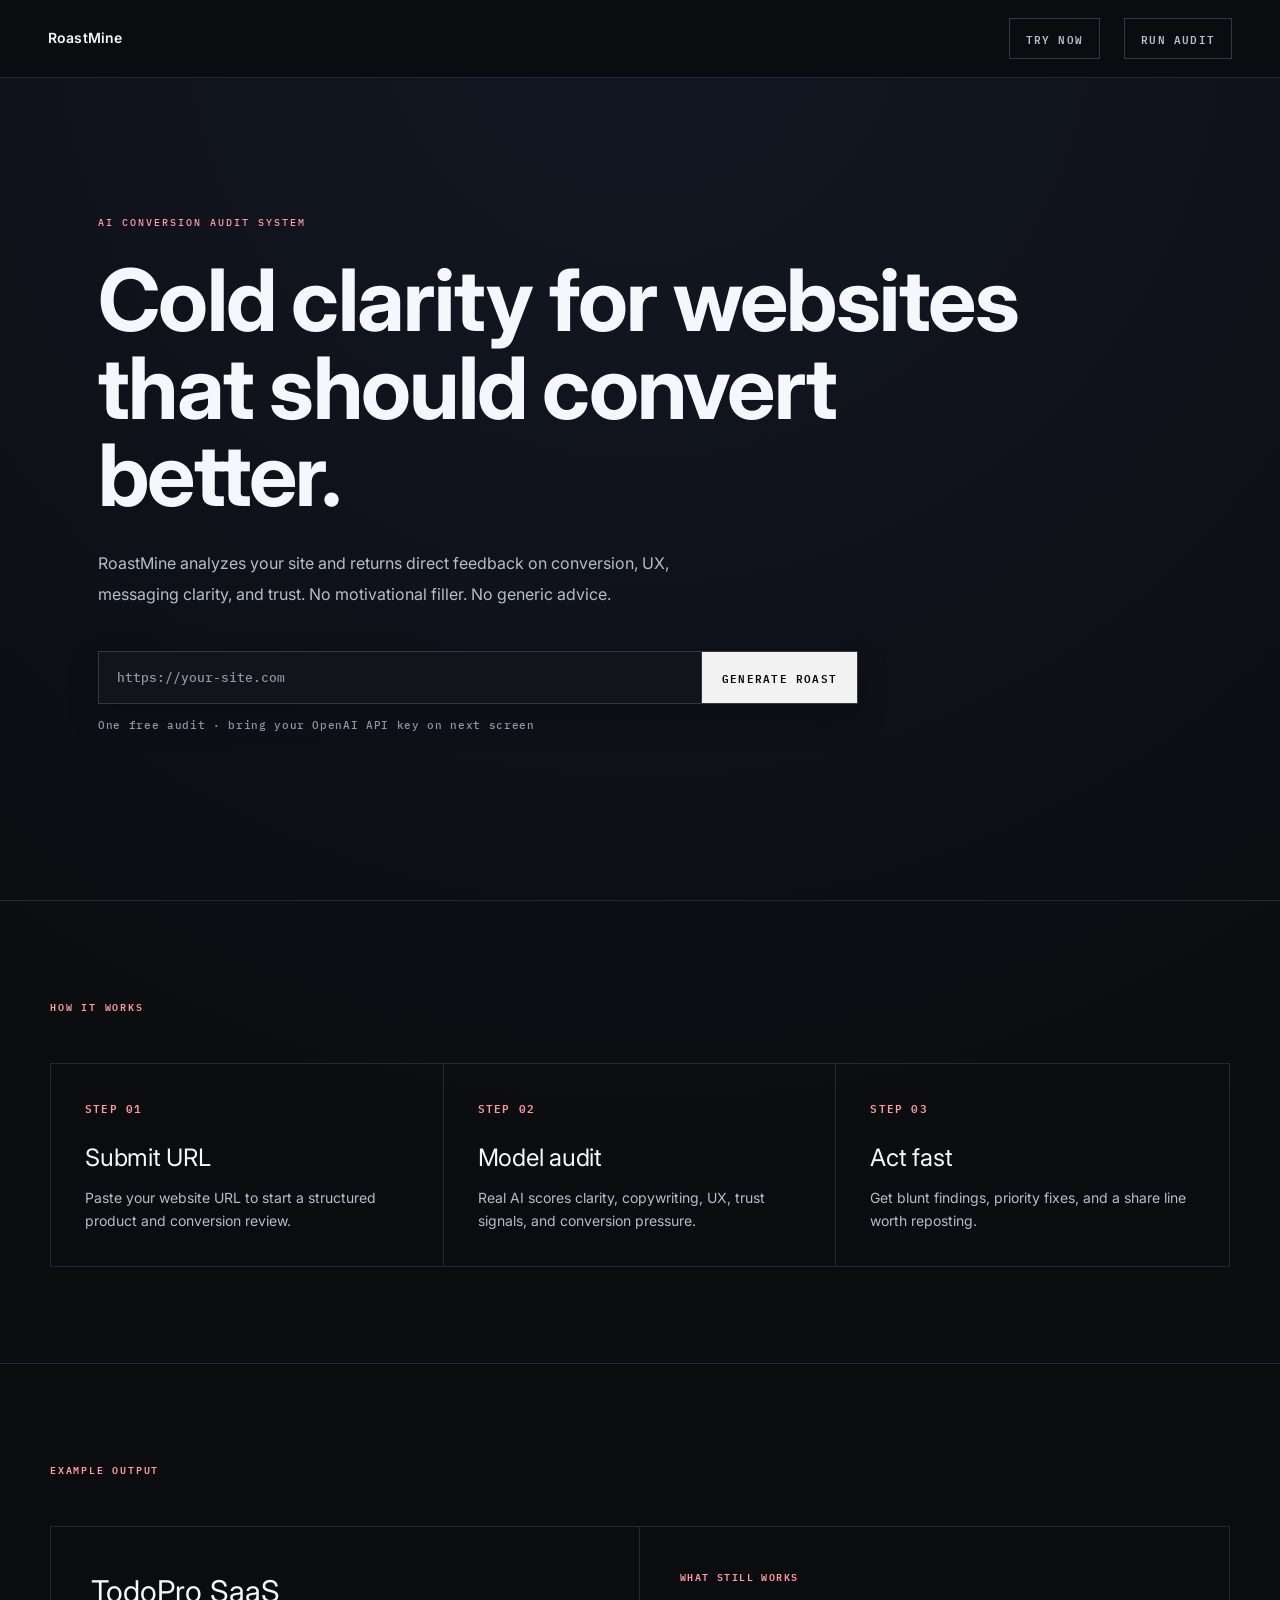
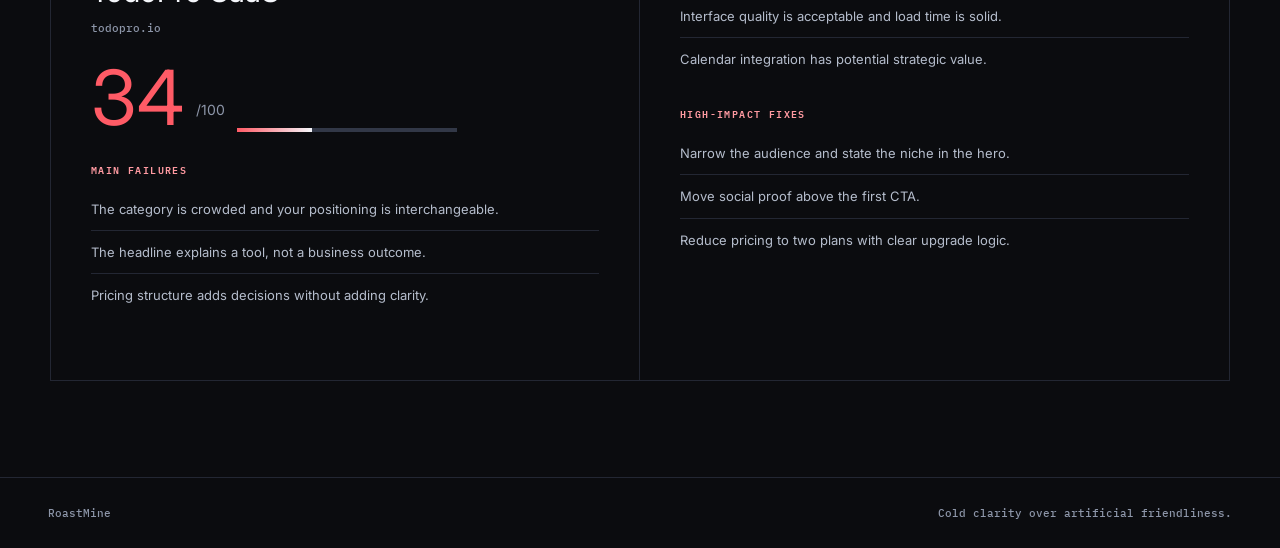
<file: index.html>
<!DOCTYPE html>
<html lang="en">
<head>
<meta charset="UTF-8"/>
<meta name="viewport" content="width=device-width, initial-scale=1.0"/>
<title>RoastMine — Cold clarity for website conversion audits.</title>
<link rel="preconnect" href="https://fonts.googleapis.com"/>
<link href="https://fonts.googleapis.com/css2?family=Inter:wght@400;500;600;700&family=IBM+Plex+Mono:wght@400;500;600&display=swap" rel="stylesheet"/>
<style>
:root{--bg:#0b0c0f;--panel:#12141a;--line:#232733;--line-2:#323847;--text:#f5f7fb;--muted:#b5bdcc;--sub:#8d96a9;--accent:#f5f7fb;--red:#ff5b66;--red-soft:#ff9aa1;--font:'Inter',system-ui,sans-serif;--mono:'IBM Plex Mono',monospace}
*{margin:0;padding:0;box-sizing:border-box}body{background:radial-gradient(circle at top,#131825 0%,var(--bg) 55%);color:var(--text);font-family:var(--font);font-size:14px;line-height:1.6}a{text-decoration:none;color:inherit}
nav{position:fixed;inset:0 0 auto 0;z-index:10;display:flex;justify-content:space-between;align-items:center;padding:18px 48px;border-bottom:1px solid var(--line);background:rgba(11,12,15,.92);backdrop-filter:blur(6px)}
.logo{font-weight:600;letter-spacing:.01em}.nav-r{display:flex;gap:24px;align-items:center}.btn-nav,.btn-nav-cta{font:600 11px var(--mono);letter-spacing:.11em;text-transform:uppercase;border:1px solid var(--line-2);background:transparent;color:var(--muted);padding:10px 16px}.btn-nav:hover,.btn-nav-cta:hover{color:var(--text);border-color:var(--red-soft)}
.hero{min-height:100vh;display:flex;flex-direction:column;justify-content:center;padding:144px 48px 96px;max-width:1180px;margin:0 auto}.tag{font:500 10px var(--mono);letter-spacing:.2em;text-transform:uppercase;color:var(--red-soft);margin-bottom:28px}
.hero-title{font-size:clamp(42px,7vw,86px);line-height:1.02;letter-spacing:-.02em;max-width:980px}.hero-sub{margin-top:28px;max-width:580px;color:var(--muted);font-size:16px;line-height:1.9;text-wrap:pretty}
.hero-actions{margin-top:42px;max-width:760px}.url-roast-form{display:flex;border:1px solid var(--line-2);background:var(--panel);box-shadow:0 12px 32px rgba(0,0,0,.22)}.url-roast-input{flex:1;background:transparent;border:none;outline:none;color:var(--text);padding:16px 18px;font:500 13px var(--mono)}.url-roast-input:focus{background:rgba(255,255,255,.02)}.url-roast-input::placeholder{color:var(--sub)}.url-roast-submit{border:none;border-left:1px solid var(--line-2);background:#f2f2f3;color:#0b0b0c;padding:16px 20px;font:600 11px var(--mono);text-transform:uppercase;letter-spacing:.11em}.url-roast-submit:hover{background:var(--red-soft);color:#13090a}
.url-error{margin-top:10px;font:500 11px var(--mono);color:#d9d9df;display:none}.hero-fine{display:block;margin-top:14px;color:var(--sub);font:500 11px var(--mono);letter-spacing:.06em}
.section{padding:96px 48px;border-top:1px solid var(--line)}.sec-wrap{max-width:1180px;margin:0 auto}.sec-label{font:600 10px var(--mono);letter-spacing:.18em;text-transform:uppercase;color:var(--red-soft);margin-bottom:48px}
.steps{display:grid;grid-template-columns:repeat(3,1fr);border:1px solid var(--line)}.step{padding:34px;border-right:1px solid var(--line)}.step:last-child{border-right:none}.step-num{font:600 11px var(--mono);color:var(--red-soft);letter-spacing:.11em;text-transform:uppercase;margin-bottom:22px;display:block}.step-title{font-size:24px;letter-spacing:-.01em;margin-bottom:10px}.step-desc{color:var(--muted)}
.example-wrap{display:grid;grid-template-columns:1fr 1fr;border:1px solid var(--line)}.example-left,.example-right{padding:40px}.example-left{border-right:1px solid var(--line)}.ex-title{font-size:30px;margin-bottom:6px}.ex-url{font:500 11px var(--mono);color:var(--sub);margin-bottom:28px}
.score-row{display:flex;align-items:flex-end;gap:12px;margin-bottom:28px}.score-big{font-size:76px;line-height:.9;color:var(--red)}.score-max{color:var(--sub);margin-bottom:10px}.score-bar-bg{height:4px;background:var(--line-2);width:220px}.score-bar-fill{height:100%;background:linear-gradient(90deg,var(--red),var(--text));width:34%}
.ex-block{margin-bottom:24px}.ex-block-title{font:600 10px var(--mono);letter-spacing:.14em;text-transform:uppercase;color:var(--red-soft);margin-bottom:10px}.ex-item{padding:10px 0;border-bottom:1px solid var(--line);color:var(--muted);font-size:13px;line-height:1.7}.ex-item:last-child{border-bottom:none}
footer{padding:28px 48px;border-top:1px solid var(--line);display:flex;justify-content:space-between;color:var(--sub);font:500 11px var(--mono)}
@media(max-width:768px){nav,.hero,.section,footer{padding-left:20px;padding-right:20px}.steps,.example-wrap{grid-template-columns:1fr}.step,.example-left{border-right:none}.step{border-bottom:1px solid var(--line)}.example-left{border-bottom:1px solid var(--line)}.url-roast-form{flex-direction:column}.url-roast-submit{border-left:none;border-top:1px solid var(--line-2)}}
</style>
</head>
<body>
<div class="page">
<nav><div class="logo">RoastMine</div><div class="nav-r"><button class="btn-nav" onclick="focusUrlInput()">Try now</button><button class="btn-nav-cta" onclick="focusUrlInput()">Run audit</button></div></nav>
<main>
<section class="hero"><div class="tag">AI conversion audit system</div><h1 class="hero-title">Cold clarity for websites that should convert better.</h1><p class="hero-sub">RoastMine analyzes your site and returns direct feedback on conversion, UX, messaging clarity, and trust. No motivational filler. No generic advice.</p><div class="hero-actions"><form class="url-roast-form" id="roastForm"><input class="url-roast-input" id="siteUrl" type="url" placeholder="https://your-site.com" required/><button class="url-roast-submit" type="submit">Generate roast</button></form><div class="url-error" id="urlError">Enter a valid full URL, e.g. https://example.com.</div><span class="hero-fine">One free audit · bring your OpenAI API key on next screen</span></div></section>
<div class="grid-sections">
<section class="section"><div class="sec-wrap"><div class="sec-label">How it works</div><div class="steps"><div class="step"><span class="step-num">Step 01</span><div class="step-title">Submit URL</div><p class="step-desc">Paste your website URL to start a structured product and conversion review.</p></div><div class="step"><span class="step-num">Step 02</span><div class="step-title">Model audit</div><p class="step-desc">Real AI scores clarity, copywriting, UX, trust signals, and conversion pressure.</p></div><div class="step"><span class="step-num">Step 03</span><div class="step-title">Act fast</div><p class="step-desc">Get blunt findings, priority fixes, and a share line worth reposting.</p></div></div></div></section>
<section class="section"><div class="sec-wrap"><div class="sec-label">Example output</div><div class="example-wrap"><div class="example-left"><div class="ex-title">TodoPro SaaS</div><div class="ex-url">todopro.io</div><div class="score-row"><div class="score-big">34</div><div class="score-max">/100</div><div><div class="score-bar-bg"><div class="score-bar-fill"></div></div></div></div><div class="ex-block"><div class="ex-block-title">Main failures</div><div class="ex-item">The category is crowded and your positioning is interchangeable.</div><div class="ex-item">The headline explains a tool, not a business outcome.</div><div class="ex-item">Pricing structure adds decisions without adding clarity.</div></div></div><div class="example-right"><div class="ex-block"><div class="ex-block-title">What still works</div><div class="ex-item">Interface quality is acceptable and load time is solid.</div><div class="ex-item">Calendar integration has potential strategic value.</div></div><div class="ex-block"><div class="ex-block-title">High-impact fixes</div><div class="ex-item">Narrow the audience and state the niche in the hero.</div><div class="ex-item">Move social proof above the first CTA.</div><div class="ex-item">Reduce pricing to two plans with clear upgrade logic.</div></div></div></div></div></section>
</div>
</main>
<footer><div>RoastMine</div><div>Cold clarity over artificial friendliness.</div></footer>
</div>
<script>
function focusUrlInput(){document.getElementById('siteUrl').focus();}
document.getElementById('roastForm').addEventListener('submit',e=>{e.preventDefault();const i=document.getElementById('siteUrl');const err=document.getElementById('urlError');const v=i.value.trim();try{const u=new URL(v);if(!['http:','https:'].includes(u.protocol))throw 0;err.style.display='none';window.location.href=`roast.html?url=${encodeURIComponent(v)}`;}catch{err.style.display='block';}})
</script>
</body></html>
</file>
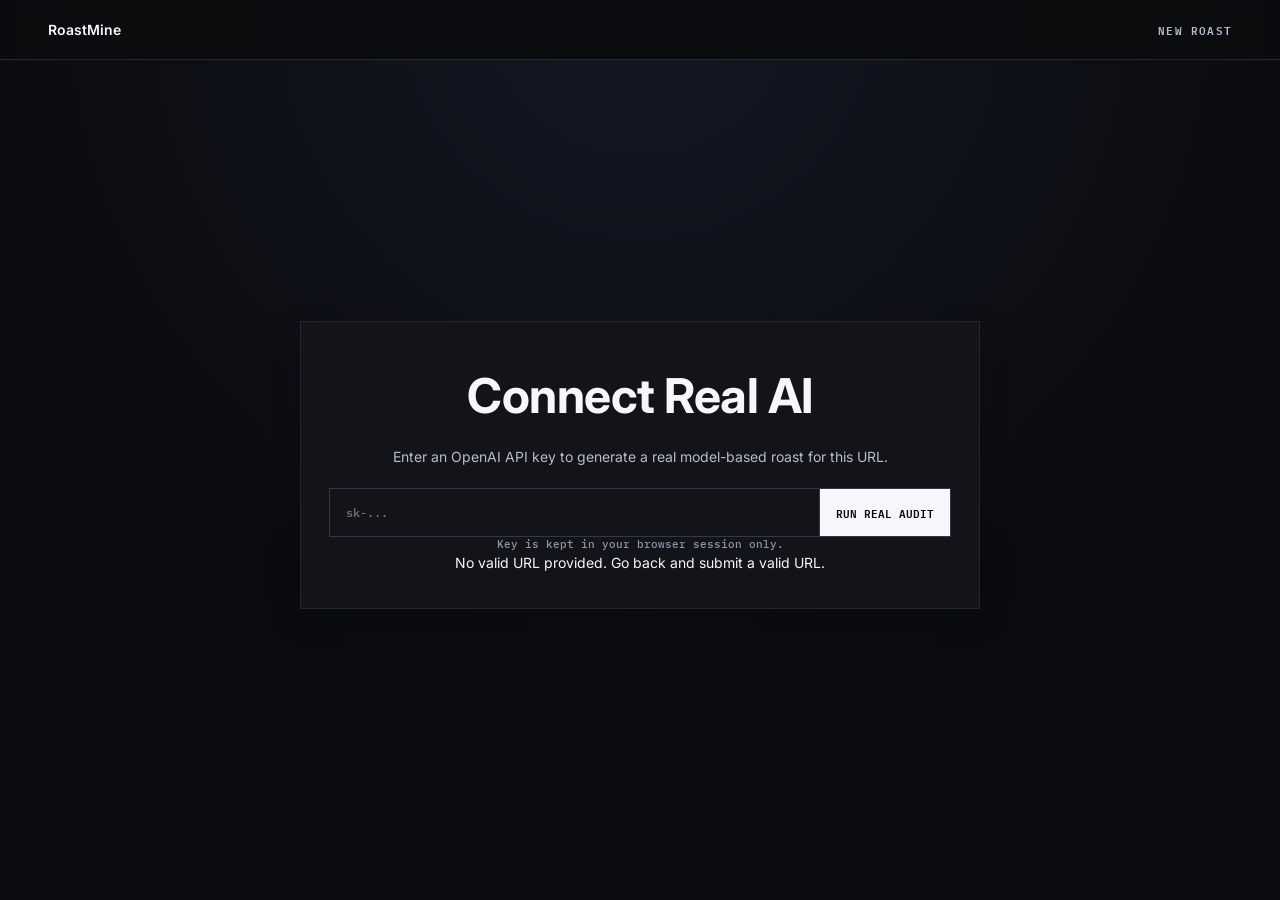
<file: roast.html>
<!DOCTYPE html>
<html lang="en">
<head>
<meta charset="UTF-8"/>
<meta name="viewport" content="width=device-width, initial-scale=1.0"/>
<title>RoastMine — Roast Result</title>
<link rel="preconnect" href="https://fonts.googleapis.com"/>
<link href="https://fonts.googleapis.com/css2?family=Inter:wght@400;500;600;700&family=IBM+Plex+Mono:wght@400;500;600&display=swap" rel="stylesheet"/>
<style>
:root{--bg:#0b0c0f;--panel:#12141a;--line:#232733;--line-2:#323847;--text:#f5f7fb;--muted:#b5bdcc;--sub:#8d96a9;--ok:#bfc6d6;--red:#ff5b66;--red-soft:#ff9aa1;--orange:#ff9a61;--green:#98d6bb;--score-color:var(--red);--font:'Inter',system-ui,sans-serif;--mono:'IBM Plex Mono',monospace}
*{margin:0;padding:0;box-sizing:border-box}body{min-height:100vh;background:radial-gradient(circle at top,#131825 0%,var(--bg) 60%);color:var(--text);font-family:var(--font);font-size:14px;line-height:1.65}a{color:inherit;text-decoration:none}
nav{position:sticky;top:0;z-index:20;display:flex;justify-content:space-between;align-items:center;padding:18px 48px;border-bottom:1px solid var(--line);background:rgba(11,12,15,.92);backdrop-filter:blur(6px)}
.logo{font-weight:600}.nav-link{font:600 11px var(--mono);letter-spacing:.11em;text-transform:uppercase;color:var(--muted)}.nav-link:hover{color:var(--text)}
main{flex:1;width:min(980px,calc(100% - 40px));margin:0 auto;padding:30px 0 60px}.loading{min-height:calc(100dvh - 150px);display:grid;place-items:center;text-align:center}.loading-card,.key-card{width:min(680px,100%);border:1px solid var(--line);background:var(--panel);padding:34px 28px;box-shadow:0 10px 30px rgba(0,0,0,.22)}
.loader-mark{width:56px;height:56px;margin:0 auto 20px;border:1px solid var(--line-2);display:grid;place-items:center;font:600 24px var(--mono)}
.loading h1,.key-card h1{font-size:clamp(28px,4.6vw,48px);margin-bottom:10px;letter-spacing:-.01em}.loading p,.key-card p{color:var(--muted)}
.key-form{display:grid;gap:12px;margin-top:20px}.key-row{display:flex;border:1px solid var(--line-2)}.key-row input{flex:1;background:transparent;border:none;outline:none;color:var(--text);padding:14px 16px;font:500 12px var(--mono)}.key-row button{border:none;border-left:1px solid var(--line-2);background:var(--text);color:#0a0a0b;padding:14px 16px;font:600 11px var(--mono);text-transform:uppercase}
.key-help{font:500 11px var(--mono);color:var(--sub)}
.dots::after{content:'';animation:dots 1.3s steps(4,end) infinite}@keyframes dots{0%{content:'';}25%{content:'.';}50%{content:'..';}75%,100%{content:'...';}}
.result{display:none}.result.active{display:block}.result-box{border:1px solid var(--line-2);background:var(--panel);padding:22px 24px;margin-bottom:46px;box-shadow:0 10px 30px rgba(0,0,0,.22)}.result-box-title{font:600 11px var(--mono);letter-spacing:.16em;text-transform:uppercase;margin-bottom:8px}.result-url{font:500 13px var(--mono);color:var(--muted);word-break:break-all}
.score-block{text-align:center;margin:0 auto 42px}.score-label{font:600 11px var(--mono);letter-spacing:.18em;text-transform:uppercase;color:var(--red-soft);margin-bottom:8px}.score-value{font-size:clamp(58px,12vw,104px);line-height:.92;letter-spacing:-.02em}.score-value #globalScore{color:var(--score-color);font-weight:700}.score-value span{font:500 18px var(--mono);color:var(--sub);letter-spacing:0}.score-line{font-size:16px;color:var(--text);margin-top:15px}
.rule{height:1px;background:var(--line-2);margin:38px 0}.section-title{font:600 11px var(--mono);letter-spacing:.16em;text-transform:uppercase;margin-bottom:16px;color:var(--red-soft)}.verdict-text{font-size:16px;color:var(--text);line-height:1.85;white-space:pre-line}
.breakdown{display:grid;gap:11px}.breakdown-row{display:grid;grid-template-columns:140px 64px 1fr;gap:12px;align-items:start}.breakdown-name{font-weight:600}.breakdown-score{white-space:nowrap;color:var(--ok)}.breakdown-comment,.bullet-list{color:var(--muted)}
.bullet-list{list-style:none;display:grid;gap:10px}.bullet-list li{padding-left:14px;position:relative}.bullet-list li::before{content:'—';position:absolute;left:0;top:0;color:var(--red-soft)}
.share-line-box{border:1px solid var(--line-2);background:var(--panel);padding:24px;margin-bottom:24px;text-align:center}.share-line-text{font-size:20px;line-height:1.55;color:var(--text)}
.share-actions{display:flex;justify-content:center;gap:14px;flex-wrap:wrap}.btn{border:1px solid var(--line-2);background:transparent;color:var(--text);padding:13px 24px;font:600 11px var(--mono);letter-spacing:.12em;text-transform:uppercase;transition:border-color .18s ease,background .18s ease,color .18s ease}.btn:hover{border-color:var(--red-soft)}.btn-primary{background:var(--text);color:#0a0a0b;border-color:var(--text)}.btn-primary:hover{background:var(--red-soft);border-color:var(--red-soft);color:#13090a}.copy-status{display:none;margin-top:16px;color:var(--sub);font:500 11px var(--mono);text-align:center}
.empty-url{border:1px solid var(--line);background:var(--panel);padding:44px;margin-top:34px;color:var(--muted)}.empty-url h1{font-size:clamp(40px,7vw,68px);margin-bottom:18px}.empty-url a{color:var(--text);border-bottom:1px solid var(--line-2)}
@media(max-width:720px){nav{padding:16px 20px}main{padding:44px 0 68px}.breakdown-row{grid-template-columns:1fr;gap:2px;border-bottom:1px solid var(--line);padding-bottom:12px}.breakdown-row:last-child{border-bottom:none;padding-bottom:0}.share-line-text{font-size:17px}}
</style>
</head>
<body>
<div class="page">
<nav><a class="logo" href="index.html">RoastMine</a><a class="nav-link" href="index.html">New roast</a></nav>
<main>
  <section class="loading" id="keyScreen">
    <div class="key-card">
      <h1>Connect Real AI</h1>
      <p>Enter an OpenAI API key to generate a real model-based roast for this URL.</p>
      <form class="key-form" id="keyForm">
        <div class="key-row"><input id="apiKey" type="password" placeholder="sk-..." required><button type="submit">Run real audit</button></div>
      </form>
      <div class="key-help">Key is kept in your browser session only.</div>
      <div class="error" id="keyError" style="display:none;"></div>
    </div>
  </section>

  <section class="loading" id="loadingScreen" aria-live="polite" style="display:none;">
    <div class="loading-card"><div class="loader-mark">✶</div><h1>Roast Result</h1><p><span class="dots">Analyzing your website</span></p></div>
  </section>

  <section class="result" id="resultScreen">
    <header class="result-box"><div class="result-box-title">Roast Result</div><div class="result-url" id="displayUrl"></div></header>
    <section class="score-block" aria-label="Website score"><div class="score-label">Score</div><div class="score-value"><span id="globalScore">0</span> <span>/ 100</span></div><div class="score-line" id="scoreLine"></div></section>
    <div class="rule"></div><section><h2 class="section-title">Verdict</h2><p class="verdict-text" id="verdictText"></p></section>
    <div class="rule"></div><section><h2 class="section-title">Breakdown</h2><div class="breakdown" id="breakdownList"></div></section>
    <div class="rule"></div><section><h2 class="section-title">Main Problems</h2><ul class="bullet-list" id="problemsList"></ul></section>
    <div class="rule"></div><section><h2 class="section-title">Quick Fixes</h2><ul class="bullet-list" id="fixesList"></ul></section>
    <div class="rule"></div><section><h2 class="section-title">Share Line</h2><div class="share-line-box"><p class="share-line-text" id="shareLine"></p></div><div class="share-actions"><button class="btn btn-primary" id="copyButton" type="button">Copy</button><a class="btn" id="shareX" target="_blank" rel="noopener">Share</a></div><div class="copy-status" id="copyStatus">Copied.</div></section>
  </section>
</main>
</div>
<script>
const params = new URLSearchParams(window.location.search);
const submittedUrl = params.get('url');
const keyScreen = document.getElementById('keyScreen');
const loadingScreen = document.getElementById('loadingScreen');
const resultScreen = document.getElementById('resultScreen');

function scoreColor(score){if(score<50)return 'var(--red)';if(score<=75)return 'var(--orange)';return 'var(--green)';}
function normalizeUrl(url){if(!url)return null;try{const p=new URL(url);if(!['http:','https:'].includes(p.protocol))return null;return p.href;}catch{return null;}}

const scoreLines = [
  'You did not give visitors a reason to act',
  'The page looks done but does not sell',
  'Strong visuals, weak message, low conversion pressure',
  'Readable layout, forgettable offer'
];

const mainProblems = [
  'No clear value proposition in first 3 seconds',
  'Weak CTA visibility',
  'No emotional hook',
  'No trust signals',
  'No differentiation',
  'The hero section makes visitors work too hard',
  'The page does not create urgency',
  'The offer sounds interchangeable'
];

const quickFixes = [
  'Rewrite hero section to state clear outcome',
  'Make CTA dominant and repeated',
  'Add social proof above fold',
  'Remove non-essential sections',
  'Focus page on single action',
  'Replace feature claims with buyer outcomes',
  'Add one proof point beside the first CTA',
  'Cut any headline a competitor could reuse'
];

const shareLines = [
  'Your site looks complete, but it gives buyers zero urgency to act.',
  'Design is not your issue; weak persuasion is.',
  'Clean page, weak offer, predictable bounce.',
  'This site is usable, but it does not make anyone want to buy.'
];

function hashUrl(url) {
  return [...url].reduce((hash, char) => ((hash << 5) - hash + char.charCodeAt(0)) | 0, 0);
}

function pick(items, seed, offset = 0) {
  return items[Math.abs(seed + offset) % items.length];
}

function rotatePick(items, seed, count) {
  const start = Math.abs(seed) % items.length;
  return Array.from({ length: count }, (_, index) => items[(start + index) % items.length]);
}

function normalizeUrl(url) {
  if (!url) return null;
  try {
    const parsed = new URL(url);
    if (!['http:', 'https:'].includes(parsed.protocol)) return null;
    return parsed.href;
  } catch (error) {
    return null;
  }
}

function generateRoastResult(url) {
  const prompt = ROAST_RESULT_PROMPT.replace('{url}', url);
  const seed = hashUrl(prompt);
  const score = Math.max(24, Math.min(88, 50 + (seed % 39)));
  const categories = ['Design', 'Copywriting', 'Conversion', 'UX', 'Trust'];

  return {
    url,
    score,
    scoreLine: pick(scoreLines, seed),
    verdict: pick(verdicts, seed).join('\n'),
    breakdown: categories.map((name, index) => ({
      name,
      score: Math.max(3, Math.min(8, 4 + Math.abs((seed + index * 7) % 5))),
      comment: pick(breakdownTemplates[name], seed, index)
    })),
    problems: rotatePick(mainProblems, seed, 5),
    fixes: rotatePick(quickFixes, seed + 3, 5),
    shareLine: pick(shareLines, seed)
  };
}

async function generateRoastWithAI(url, apiKey){
  const system = 'You are RoastMine AI, a conversion auditor. Return strict JSON only.';
  const user = `Audit this website URL: ${url}. Return JSON with keys: score (0-100 number), scoreLine (string), verdict (3 concise sentences as one string with \\n between sentences), breakdown (array of 5 items: name one of Design/Copywriting/Conversion/UX/Trust, score 0-10, comment), problems (5 bullets), fixes (5 bullets), shareLine (one direct sentence). Tone: friendly but sharp, practical, conversion-focused.`;
  const res = await fetch('https://api.openai.com/v1/responses', {
    method:'POST',
    headers:{'Content-Type':'application/json','Authorization':`Bearer ${apiKey}`},
    body: JSON.stringify({model:'gpt-4.1-mini',input:[{role:'system',content:system},{role:'user',content:user}],text:{format:{type:'json_object'}}})
  });
  if(!res.ok){const t=await res.text();throw new Error(`API error ${res.status}: ${t.slice(0,180)}`);}
  const data=await res.json();
  const text=data.output_text || data.output?.[0]?.content?.[0]?.text;
  return parseRoast(JSON.parse(text));
}

function renderBullets(elementId, items){const list=document.getElementById(elementId);list.innerHTML='';items.forEach(item=>{const li=document.createElement('li');li.textContent=item;list.appendChild(li);});}
function renderResult(data,url){document.documentElement.style.setProperty('--score-color',scoreColor(data.score));document.getElementById('displayUrl').textContent=url;document.getElementById('globalScore').textContent=data.score;document.getElementById('scoreLine').textContent=`"${data.scoreLine}"`;document.getElementById('verdictText').textContent=data.verdict;document.getElementById('shareLine').textContent=`"${data.shareLine}"`;const breakdown=document.getElementById('breakdownList');breakdown.innerHTML='';data.breakdown.forEach(item=>{const row=document.createElement('div');row.className='breakdown-row';row.innerHTML='<div class="breakdown-name"></div><div class="breakdown-score"></div><div class="breakdown-comment"></div>';row.querySelector('.breakdown-name').textContent=item.name;row.querySelector('.breakdown-score').textContent=`${item.score}/10`;row.querySelector('.breakdown-comment').textContent=`→ ${item.comment}`;breakdown.appendChild(row);});renderBullets('problemsList',data.problems);renderBullets('fixesList',data.fixes);const share=data.shareLine;document.getElementById('shareX').href=`https://twitter.com/intent/tweet?text=${encodeURIComponent(share)}`;document.getElementById('copyButton').onclick=async()=>{await navigator.clipboard.writeText(share);const s=document.getElementById('copyStatus');s.style.display='block';setTimeout(()=>s.style.display='none',2200)};loadingScreen.style.display='none';resultScreen.classList.add('active');}

const validUrl = normalizeUrl(submittedUrl);
if(!validUrl){document.getElementById('keyError').style.display='block';document.getElementById('keyError').textContent='No valid URL provided. Go back and submit a valid URL.';}

document.getElementById('keyForm').addEventListener('submit', async (e)=>{
  e.preventDefault();
  if(!validUrl)return;
  const key=document.getElementById('apiKey').value.trim();
  const err=document.getElementById('keyError');
  err.style.display='none';
  keyScreen.style.display='none';
  loadingScreen.style.display='grid';
  try{const data=await generateRoastWithAI(validUrl,key);renderResult(data,validUrl);}catch(ex){loadingScreen.style.display='none';keyScreen.style.display='grid';err.style.display='block';err.textContent=ex.message;}
});
</script>
</body>
</html>
</file>
